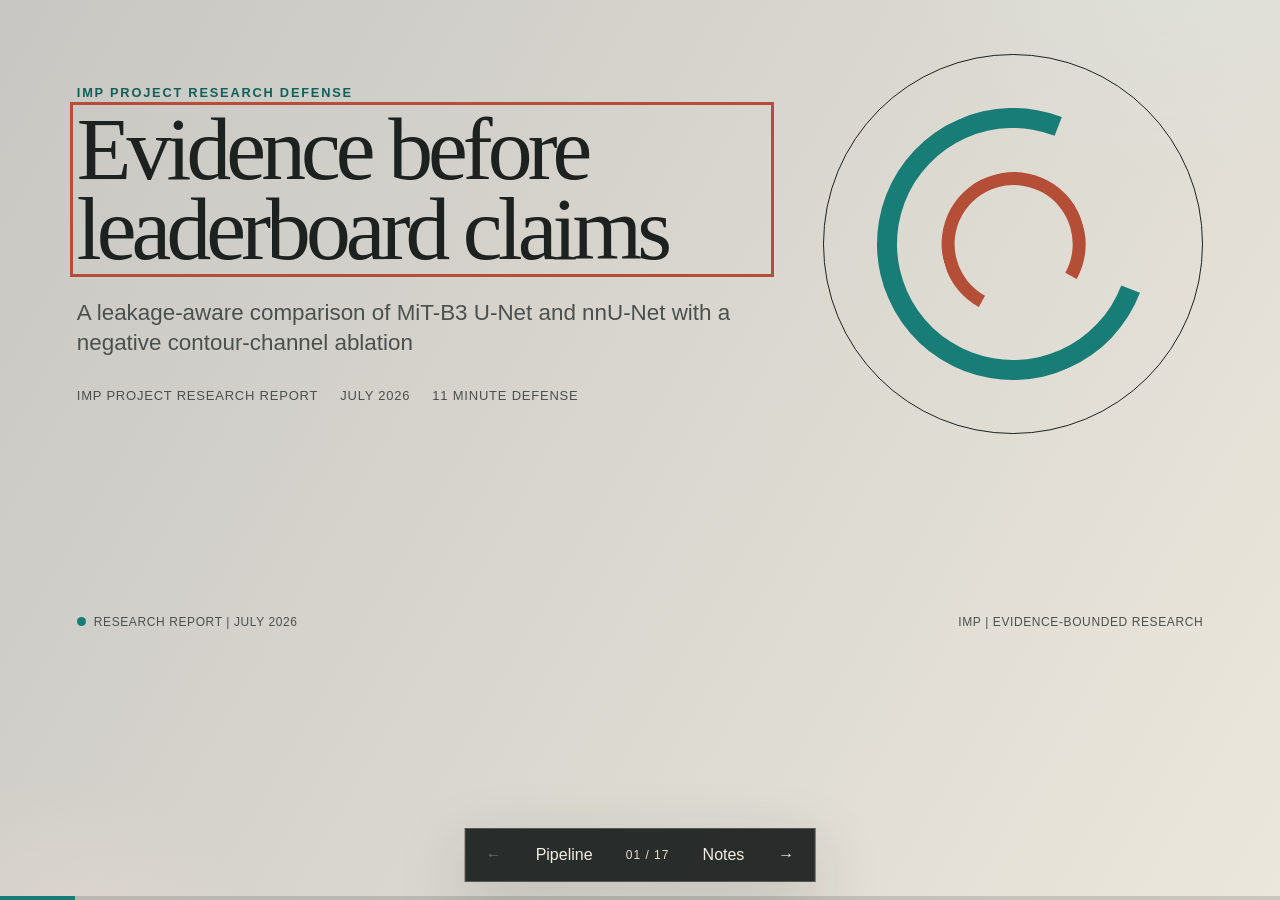
<file: presentation/interactive/index.html>
<!doctype html>
<html lang="en">
<head>
  <meta charset="utf-8">
  <meta name="viewport" content="width=device-width, initial-scale=1, viewport-fit=cover">
  <meta name="theme-color" content="#1d211f">
  <meta name="description" content="Interactive evidence-first research defense for robust skin lesion segmentation.">
  <title>Evidence Before Leaderboards</title>
  <link rel="stylesheet" href="deck.css">
</head>
<body>
  <a class="skip-link" href="#deck">Skip to presentation</a>
  <main id="deck" class="deck" data-route="core-defense" data-presenter-route="s01-title,s02-leakage,s03-questions,s04-pipeline,s05-data,s06-models,s07-validation,s08-ablation-design,s09-negative-result,s10-demo,s16-reproducibility,s17-conclusion" aria-live="polite" aria-busy="true">
    <div class="ambient ambient-a" aria-hidden="true"></div>
    <div class="ambient ambient-b" aria-hidden="true"></div>
    <div id="slides" class="slides"></div>

    <nav class="controls" aria-label="Presentation controls">
      <button id="previous" class="control-button" type="button" aria-label="Previous slide">←</button>
      <button id="pipeline" class="control-button control-button-wide" type="button">Pipeline</button>
      <span id="counter" class="counter" aria-label="Current slide">01 / 17</span>
      <button id="notes-toggle" class="control-button control-button-wide" type="button" aria-expanded="false">Notes</button>
      <button id="next" class="control-button" type="button" aria-label="Next slide">→</button>
    </nav>

    <div class="progress" aria-hidden="true"><span id="progress-bar"></span></div>
  </main>

  <noscript>
    <div class="load-error" role="alert">
      <strong>JavaScript is required.</strong>
      <span>Enable JavaScript to load the interactive presentation.</span>
    </div>
  </noscript>

  <aside id="notes-panel" class="notes-panel" aria-label="Speaker notes" hidden>
    <div class="notes-header">
      <span>Speaker notes</span>
      <button id="notes-close" type="button">Close</button>
    </div>
    <ol id="notes-list"></ol>
  </aside>

  <div id="load-error" class="load-error" role="alert" hidden>
    <strong>Deck could not load.</strong>
    <span>Portable file: verify that the transfer completed and reopen it. Development source: serve this directory over HTTP.</span>
  </div>

  <script src="deck.js" defer></script>
</body>
</html>
</file>
<file: presentation/interactive/deck.css>
:root {
  --ivory: #f4efe4;
  --ivory-deep: #e8dfcf;
  --ink: #1d211f;
  --ink-soft: #4b504d;
  --teal: #177d76;
  --teal-deep: #0f5f5a;
  --teal-pale: #dce9e3;
  --rust: #b54e36;
  --rust-deep: #823522;
  --rust-pale: #f0dcd5;
  --sage: #dde7df;
  --sand: #d8cfbf;
  --line: #c8bfae;
  --white: #fffdf8;
  --shadow: 0 24px 70px rgba(29, 33, 31, 0.18);
  --ease: cubic-bezier(0.22, 1, 0.36, 1);
  --duration: 520ms;
  --headline: Georgia, "Times New Roman", serif;
  --body: "Trebuchet MS", Verdana, sans-serif;
}

* {
  box-sizing: border-box;
}

[hidden] {
  display: none !important;
}

html,
body {
  margin: 0;
  min-height: 100%;
  background: #171a18;
  color: var(--ink);
  font-family: var(--body);
}

body {
  min-height: 100vh;
  overflow: hidden;
}

button,
a {
  font: inherit;
}

button:focus-visible,
a:focus-visible,
[tabindex="-1"]:focus-visible {
  outline: 3px solid var(--rust);
  outline-offset: 4px;
}

.skip-link {
  position: fixed;
  z-index: 100;
  top: 12px;
  left: 12px;
  transform: translateY(-180%);
  padding: 10px 16px;
  background: var(--white);
  color: var(--ink);
  border: 1px solid var(--ink);
}

.skip-link:focus {
  transform: translateY(0);
}

.deck {
  position: relative;
  width: 100vw;
  height: 100vh;
  overflow: hidden;
  background:
    linear-gradient(120deg, rgba(255, 253, 248, 0.76), rgba(244, 239, 228, 0.96)),
    repeating-linear-gradient(0deg, transparent 0 31px, rgba(29, 33, 31, 0.025) 31px 32px);
}

.ambient {
  position: absolute;
  border-radius: 50%;
  filter: blur(1px);
  opacity: 0.42;
  pointer-events: none;
}

.ambient-a {
  width: 42vw;
  height: 42vw;
  top: -28vw;
  right: -12vw;
  background: radial-gradient(circle, var(--teal-pale), transparent 70%);
}

.ambient-b {
  width: 34vw;
  height: 34vw;
  bottom: -24vw;
  left: -12vw;
  background: radial-gradient(circle, var(--rust-pale), transparent 70%);
}

.slides {
  position: absolute;
  inset: 0;
}

.slide {
  position: absolute;
  inset: 0;
  display: grid;
  grid-template-rows: auto 1fr auto;
  gap: clamp(12px, 2vh, 24px);
  padding: clamp(34px, 6vh, 76px) clamp(34px, 6vw, 96px) clamp(76px, 10vh, 112px);
  opacity: 0;
  visibility: hidden;
  transform: translate3d(4.5%, 0, 0) scale(0.988);
  transition:
    opacity calc(var(--duration) * 0.8) ease,
    transform var(--duration) var(--ease),
    visibility 0s linear var(--duration);
  pointer-events: none;
}

.slide.is-before {
  transform: translate3d(-4.5%, 0, 0) scale(0.988);
}

.slide.is-active {
  opacity: 1;
  visibility: visible;
  transform: translate3d(0, 0, 0) scale(1);
  transition-delay: 0s;
  pointer-events: auto;
}

.slide.is-focus-entry .detail-stage {
  animation: focus-in var(--duration) var(--ease) both;
}

@keyframes focus-in {
  from {
    opacity: 0;
    transform: translate3d(var(--focus-offset, -18%), 6%, 0) scale(0.68);
    transform-origin: var(--focus-origin, 15% 50%);
  }
  to {
    opacity: 1;
    transform: none;
  }
}

.slide-header {
  display: grid;
  grid-template-columns: minmax(0, 1fr) auto;
  align-items: start;
  gap: 32px;
  border-top: 2px solid var(--ink);
  padding-top: 12px;
}

.kicker {
  margin: 0 0 9px;
  color: var(--teal-deep);
  font-size: clamp(11px, 1vw, 15px);
  font-weight: 800;
  letter-spacing: 0.14em;
  text-transform: uppercase;
}

.slide-title {
  margin: 0;
  max-width: 1040px;
  font-family: var(--headline);
  font-size: clamp(31px, 4.15vw, 62px);
  font-weight: 500;
  line-height: 0.99;
  letter-spacing: -0.035em;
  text-wrap: balance;
}

.slide-number {
  color: var(--ink-soft);
  font-family: var(--headline);
  font-size: 18px;
  font-style: italic;
}

.slide-content {
  min-height: 0;
  display: grid;
  align-items: center;
}

.claim {
  margin: 0;
  max-width: 960px;
  font-family: var(--headline);
  font-size: clamp(21px, 2.3vw, 34px);
  line-height: 1.24;
  text-wrap: balance;
}

.body-list {
  display: grid;
  gap: 12px;
  margin: 24px 0 0;
  padding: 0;
  list-style: none;
  max-width: 980px;
}

.body-list li {
  position: relative;
  padding-left: 25px;
  color: var(--ink-soft);
  font-size: clamp(15px, 1.42vw, 21px);
  line-height: 1.38;
}

.body-list li::before {
  content: "";
  position: absolute;
  left: 0;
  top: 0.62em;
  width: 13px;
  height: 2px;
  background: var(--teal);
}

.slide-footer {
  display: flex;
  align-items: center;
  justify-content: space-between;
  gap: 24px;
  min-height: 28px;
  color: var(--ink-soft);
  font-size: 12px;
  letter-spacing: 0.05em;
  text-transform: uppercase;
}

.evidence-label {
  display: inline-flex;
  gap: 8px;
  align-items: center;
}

.evidence-label::before {
  content: "";
  width: 9px;
  height: 9px;
  background: var(--teal);
  border-radius: 50%;
}

.non-clinical {
  color: var(--rust-deep);
  font-weight: 800;
}

.split-layout {
  display: grid;
  grid-template-columns: minmax(0, 0.9fr) minmax(380px, 1.1fr);
  gap: clamp(28px, 5vw, 76px);
  align-items: center;
  min-height: 0;
}

.metric-grid {
  display: grid;
  grid-template-columns: repeat(2, minmax(0, 1fr));
  gap: 13px 24px;
}

.metric {
  border-top: 1px solid var(--line);
  padding-top: 10px;
}

.metric-value {
  display: block;
  font-family: var(--headline);
  font-size: clamp(34px, 4.6vw, 68px);
  line-height: 1;
  letter-spacing: -0.04em;
}

.metric-label {
  display: block;
  margin-top: 6px;
  color: var(--ink-soft);
  font-size: 13px;
  line-height: 1.2;
}

.metric.metric-negative .metric-value,
.metric.metric-negative .metric-label {
  color: var(--rust-deep);
}

.title-stage {
  display: grid;
  grid-template-columns: 1fr minmax(280px, 0.55fr);
  gap: 56px;
  align-items: center;
}

.title-lockup h1 {
  margin: 0;
  max-width: 900px;
  font-family: var(--headline);
  font-size: clamp(50px, 7vw, 104px);
  font-weight: 500;
  line-height: 0.9;
  letter-spacing: -0.055em;
  text-wrap: balance;
}

.title-lockup .title-subtitle {
  max-width: 780px;
  margin: 28px 0 0;
  color: var(--ink-soft);
  font-size: clamp(17px, 1.75vw, 25px);
  line-height: 1.35;
}

.title-mark {
  position: relative;
  aspect-ratio: 1;
  border: 1px solid var(--ink);
  border-radius: 50%;
}

.title-mark::before,
.title-mark::after {
  content: "";
  position: absolute;
  inset: 14%;
  border: 20px solid var(--teal);
  border-right-color: transparent;
  border-radius: 50%;
  transform: rotate(-24deg);
}

.title-mark::after {
  inset: 31%;
  border-width: 13px;
  border-color: var(--rust) transparent var(--rust) var(--rust);
  transform: rotate(74deg);
}

.title-meta {
  margin-top: 30px;
  display: flex;
  gap: 22px;
  color: var(--ink-soft);
  font-size: 13px;
  letter-spacing: 0.06em;
  text-transform: uppercase;
}

.contamination-stage {
  display: grid;
  grid-template-columns: minmax(0, 1fr) minmax(360px, 0.8fr);
  gap: 60px;
  align-items: center;
}

.contamination-map {
  position: relative;
  min-height: 290px;
  border: 1px solid var(--line);
  background:
    linear-gradient(135deg, transparent 48%, var(--rust) 48% 51%, transparent 51%),
    rgba(255, 253, 248, 0.45);
}

.contamination-map span {
  position: absolute;
  padding: 8px 12px;
  background: var(--rust-pale);
  color: var(--rust-deep);
  font-size: 13px;
  font-weight: 800;
}

.contamination-map span:nth-child(1) { top: 14%; left: 9%; }
.contamination-map span:nth-child(2) { top: 44%; left: 61%; }
.contamination-map span:nth-child(3) { top: 72%; left: 27%; }

.question-stage {
  display: grid;
  grid-template-columns: 1fr 1fr;
  gap: 48px;
  align-items: stretch;
}

.question-column {
  padding: 26px 0;
  border-top: 5px solid var(--teal);
  border-bottom: 1px solid var(--line);
}

.question-column:last-child {
  border-top-color: var(--rust);
}

.question-index {
  display: block;
  margin-bottom: 18px;
  font-family: var(--headline);
  font-size: 42px;
  font-style: italic;
}

.question-column p {
  margin: 0;
  font-family: var(--headline);
  font-size: clamp(22px, 2.3vw, 34px);
  line-height: 1.25;
}

.pipeline-stage {
  display: grid;
  align-content: center;
  gap: 36px;
}

.pipeline-intro {
  display: flex;
  justify-content: space-between;
  gap: 30px;
  align-items: end;
}

.pipeline-intro .claim {
  max-width: 850px;
}

.pipeline-hint {
  color: var(--ink-soft);
  font-size: 13px;
  white-space: nowrap;
}

.pipeline-nodes,
.pipeline-breadcrumb {
  display: grid;
  grid-template-columns: repeat(6, minmax(0, 1fr));
  align-items: stretch;
  gap: 0;
}

.pipeline-node,
.breadcrumb-node {
  position: relative;
  min-height: 136px;
  padding: 22px 17px;
  border: 0;
  border-top: 2px solid var(--ink);
  border-bottom: 1px solid var(--line);
  background: transparent;
  color: var(--ink);
  text-align: left;
  cursor: pointer;
  transition: background 220ms ease, color 220ms ease, transform 220ms var(--ease);
}

.pipeline-node:not(:last-child)::after,
.breadcrumb-node:not(:last-child)::after {
  content: "→";
  position: absolute;
  right: -10px;
  top: 50%;
  z-index: 2;
  transform: translateY(-50%);
  width: 20px;
  text-align: center;
  color: var(--ink-soft);
}

.pipeline-node:hover,
.pipeline-node:focus-visible {
  z-index: 3;
  background: var(--ink);
  color: var(--ivory);
  transform: translateY(-7px);
}

.node-index {
  display: block;
  margin-bottom: 26px;
  font-family: var(--headline);
  font-size: 18px;
  font-style: italic;
}

.node-label {
  display: block;
  font-size: clamp(13px, 1.2vw, 17px);
  font-weight: 800;
  line-height: 1.12;
}

.detail-stage {
  display: grid;
  grid-template-rows: auto 1fr;
  gap: 26px;
  min-height: 0;
}

.pipeline-breadcrumb {
  border-bottom: 1px solid var(--line);
}

.breadcrumb-node {
  min-height: 54px;
  padding: 10px 9px;
  border: 0;
  color: var(--ink-soft);
  font-size: 11px;
  font-weight: 700;
  cursor: default;
}

.breadcrumb-node.is-current {
  background: var(--ink);
  color: var(--ivory);
}

.back-pipeline {
  position: absolute;
  right: clamp(34px, 6vw, 96px);
  bottom: clamp(75px, 9vh, 102px);
  z-index: 5;
  padding: 9px 13px;
  border: 1px solid var(--ink);
  background: var(--ivory);
  color: var(--ink);
  cursor: pointer;
}

.back-pipeline:hover {
  background: var(--ink);
  color: var(--ivory);
}

.challenge-stage {
  display: grid;
  grid-template-columns: repeat(3, minmax(0, 1fr));
  gap: clamp(18px, 2.5vw, 36px);
  align-items: stretch;
}

.challenge-card {
  display: grid;
  align-content: space-between;
  gap: 28px;
  min-height: min(38vh, 390px);
  padding: clamp(22px, 2.7vw, 38px);
  border-top: 5px solid var(--teal);
  border-bottom: 1px solid var(--line);
  background: rgba(255, 253, 248, 0.48);
}

.challenge-card:nth-child(2) {
  border-top-color: var(--ink);
}

.challenge-card:nth-child(3) {
  border-top-color: var(--rust);
}

.challenge-label {
  margin: 0;
  font-size: 13px;
  letter-spacing: 0.12em;
  text-transform: uppercase;
}

.challenge-copy {
  margin: 0;
  font-family: var(--headline);
  font-size: clamp(21px, 2vw, 31px);
  line-height: 1.22;
}

.system-comparison {
  display: grid;
  grid-template-columns: 1fr 1fr;
  gap: 38px;
}

.system-lane {
  padding: 24px 0;
  border-top: 4px solid var(--teal);
}

.system-lane:last-child {
  border-top-color: var(--ink);
}

.system-lane h3 {
  margin: 0 0 17px;
  font-family: var(--headline);
  font-size: clamp(25px, 2.5vw, 37px);
  font-weight: 500;
}

.system-lane p {
  margin: 0;
  color: var(--ink-soft);
  font-size: clamp(15px, 1.35vw, 20px);
  line-height: 1.42;
}

.comparison-bars {
  display: grid;
  gap: 18px;
}

.comparison-row {
  display: grid;
  grid-template-columns: 170px 1fr 84px;
  gap: 16px;
  align-items: center;
}

.comparison-label,
.comparison-value {
  font-size: 14px;
  font-weight: 800;
}

.comparison-value {
  text-align: right;
  font-family: var(--headline);
  font-size: 24px;
}

.bar-track {
  height: 18px;
  background: var(--ivory-deep);
}

.bar-fill {
  height: 100%;
  background: var(--teal);
}

.bar-fill.is-dark {
  background: var(--ink);
}

.ablation-lanes {
  display: grid;
  grid-template-columns: 1fr 1fr;
  gap: 38px;
}

.ablation-lane {
  position: relative;
  min-height: 210px;
  padding: 26px;
  border: 1px solid var(--line);
  background: rgba(255, 253, 248, 0.44);
}

.ablation-lane.candidate {
  border-color: var(--rust);
}

.ablation-lane .channel {
  display: inline-block;
  margin: 8px 6px 0 0;
  padding: 8px 11px;
  background: var(--sage);
  font-size: 12px;
  font-weight: 800;
}

.ablation-lane.candidate .channel:last-child {
  background: var(--rust-pale);
  color: var(--rust-deep);
}

.figure-stage {
  display: grid;
  grid-template-columns: minmax(0, 1.35fr) minmax(320px, 0.65fr);
  gap: 40px;
  align-items: center;
  min-height: 0;
}

.figure-stage img {
  width: 100%;
  max-height: 49vh;
  object-fit: contain;
  background: #fff;
  border: 1px solid var(--line);
}

.figure-caption {
  display: grid;
  gap: 18px;
}

.figure-caption .claim {
  font-size: clamp(20px, 2vw, 30px);
}

.demo-stage img {
  max-height: 47vh;
}

.demo-row-frame {
  width: 100%;
  height: min(34vh, 320px);
  overflow: hidden;
  border: 1px solid var(--line);
  background: #fff;
}

.demo-row-image {
  display: block;
  width: 100% !important;
  height: 100% !important;
  max-height: none !important;
  object-fit: cover;
  object-position: center 50%;
  border: 0 !important;
}

.demo-boundary {
  margin: 0;
  color: var(--rust-deep);
  font-size: 13px;
  font-weight: 800;
  letter-spacing: 0.01em;
}

.demo-action {
  display: inline-flex;
  align-items: center;
  justify-content: center;
  width: fit-content;
  margin-top: 10px;
  padding: 13px 18px;
  border: 1px solid var(--ink);
  background: var(--ink);
  color: var(--ivory);
  text-decoration: none;
  font-weight: 800;
}

.demo-action:hover {
  background: var(--teal-deep);
}

.hash-chain {
  display: grid;
  grid-template-columns: repeat(4, 1fr);
  gap: 18px;
  align-items: center;
}

.hash-step {
  position: relative;
  min-height: 125px;
  padding: 20px 16px;
  border-top: 4px solid var(--teal);
  background: rgba(255, 253, 248, 0.52);
}

.hash-step:not(:last-child)::after {
  content: "→";
  position: absolute;
  top: 43%;
  right: -18px;
  z-index: 2;
  font-size: 24px;
}

.hash-step strong {
  display: block;
  margin-bottom: 10px;
  font-family: var(--headline);
  font-size: 22px;
}

.hash-step span {
  color: var(--ink-soft);
  font-size: 13px;
  line-height: 1.35;
}

.conclusion-stage {
  display: grid;
  grid-template-columns: 1.1fr 0.9fr;
  gap: 60px;
  align-items: center;
}

.conclusion-stage .claim {
  font-size: clamp(28px, 3.7vw, 54px);
  line-height: 1.1;
}

.takeaway-list {
  border-left: 5px solid var(--rust);
  padding-left: 28px;
}

.takeaway-list li::before {
  background: var(--rust);
}

.controls {
  position: fixed;
  z-index: 30;
  left: 50%;
  bottom: 18px;
  transform: translateX(-50%);
  display: flex;
  align-items: center;
  gap: 8px;
  padding: 7px;
  border: 1px solid rgba(244, 239, 228, 0.22);
  background: rgba(29, 33, 31, 0.94);
  box-shadow: var(--shadow);
}

.control-button {
  min-width: 42px;
  min-height: 38px;
  border: 1px solid transparent;
  background: transparent;
  color: var(--ivory);
  cursor: pointer;
}

.control-button-wide {
  padding-inline: 12px;
}

.control-button:hover:not(:disabled),
.control-button:focus-visible {
  border-color: var(--ivory);
}

.control-button:disabled {
  opacity: 0.34;
  cursor: not-allowed;
}

.counter {
  min-width: 68px;
  color: var(--ivory-deep);
  text-align: center;
  font-size: 12px;
  letter-spacing: 0.08em;
}

.progress {
  position: fixed;
  z-index: 31;
  left: 0;
  right: 0;
  bottom: 0;
  height: 4px;
  background: rgba(29, 33, 31, 0.16);
}

.progress span {
  display: block;
  width: 0;
  height: 100%;
  background: var(--teal);
  transition: width 320ms var(--ease);
}

.notes-panel {
  position: fixed;
  z-index: 60;
  top: 0;
  right: 0;
  width: min(430px, 92vw);
  height: 100vh;
  overflow: auto;
  padding: 24px 28px;
  background: var(--ink);
  color: var(--ivory);
  box-shadow: -28px 0 70px rgba(0, 0, 0, 0.3);
}

.notes-header {
  display: flex;
  justify-content: space-between;
  align-items: center;
  padding-bottom: 16px;
  border-bottom: 1px solid rgba(244, 239, 228, 0.3);
  font-family: var(--headline);
  font-size: 24px;
}

.notes-header button {
  border: 1px solid var(--ivory);
  background: transparent;
  color: var(--ivory);
  padding: 7px 10px;
  cursor: pointer;
}

.notes-panel ol {
  display: grid;
  gap: 14px;
  padding-left: 21px;
  font-size: 16px;
  line-height: 1.48;
}

.load-error {
  position: fixed;
  z-index: 100;
  inset: 50% auto auto 50%;
  transform: translate(-50%, -50%);
  display: grid;
  gap: 8px;
  width: min(520px, 88vw);
  padding: 28px;
  border: 2px solid var(--rust);
  background: var(--ivory);
  box-shadow: var(--shadow);
}

@media (max-width: 860px) {
  body {
    overflow: auto;
  }

  .deck {
    min-height: 100svh;
    height: auto;
  }

  .slides {
    position: relative;
    min-height: 100svh;
  }

  .slide {
    position: absolute;
    min-height: 100svh;
    overflow-y: auto;
    padding: 24px 22px 96px;
  }

  .slide-header {
    grid-template-columns: 1fr;
    gap: 8px;
  }

  .slide-number {
    display: none;
  }

  .slide-title {
    font-size: clamp(30px, 9vw, 47px);
  }

  .split-layout,
  .title-stage,
  .contamination-stage,
  .question-stage,
  .figure-stage,
  .challenge-stage,
  .conclusion-stage {
    grid-template-columns: 1fr;
    gap: 25px;
  }

  .title-mark {
    display: none;
  }

  .title-lockup h1 {
    font-size: clamp(48px, 15vw, 76px);
  }

  .title-meta {
    flex-wrap: wrap;
  }

  .metric-grid {
    grid-template-columns: 1fr 1fr;
  }

  .pipeline-nodes {
    grid-template-columns: 1fr 1fr;
    gap: 10px;
  }

  .pipeline-node {
    min-height: 108px;
    border: 1px solid var(--line);
  }

  .pipeline-node::after,
  .breadcrumb-node::after {
    display: none;
  }

  .pipeline-intro {
    display: block;
  }

  .pipeline-hint {
    margin-top: 12px;
    white-space: normal;
  }

  .pipeline-breadcrumb {
    grid-template-columns: repeat(3, 1fr);
  }

  .breadcrumb-node {
    border-bottom: 1px solid var(--line);
  }

  .system-comparison,
  .ablation-lanes,
  .hash-chain {
    grid-template-columns: 1fr;
    gap: 16px;
  }

  .hash-step::after {
    display: none;
  }

  .figure-stage img,
  .demo-stage img {
    max-height: 38vh;
  }

  .back-pipeline {
    position: static;
    width: fit-content;
    margin-top: 12px;
  }

  .slide-footer {
    align-items: start;
    flex-direction: column;
    gap: 7px;
  }

  .controls {
    width: calc(100vw - 24px);
    justify-content: space-between;
  }
}

@media (max-height: 700px) and (min-width: 861px) {
  .slide {
    padding-top: 28px;
    padding-bottom: 82px;
  }

  .slide-title {
    font-size: clamp(29px, 3.6vw, 50px);
  }

  .figure-stage img,
  .demo-stage img {
    max-height: 43vh;
  }
}

@media (prefers-reduced-motion: reduce) {
  *,
  *::before,
  *::after {
    scroll-behavior: auto !important;
    animation-duration: 1ms !important;
    animation-iteration-count: 1 !important;
    transition-duration: 1ms !important;
  }

  .slide,
  .slide.is-before {
    transform: none;
  }
}

@media print {
  body {
    overflow: visible;
    background: white;
  }

  .deck,
  .slides {
    position: static;
    width: auto;
    height: auto;
    overflow: visible;
  }

  .slide,
  .slide.is-active,
  .slide.is-before {
    position: relative;
    width: 13.333in;
    height: 7.5in;
    page-break-after: always;
    opacity: 1;
    visibility: visible;
    transform: none;
    pointer-events: auto;
  }

  .controls,
  .progress,
  .notes-panel,
  .back-pipeline,
  .ambient {
    display: none !important;
  }
}
</file>
